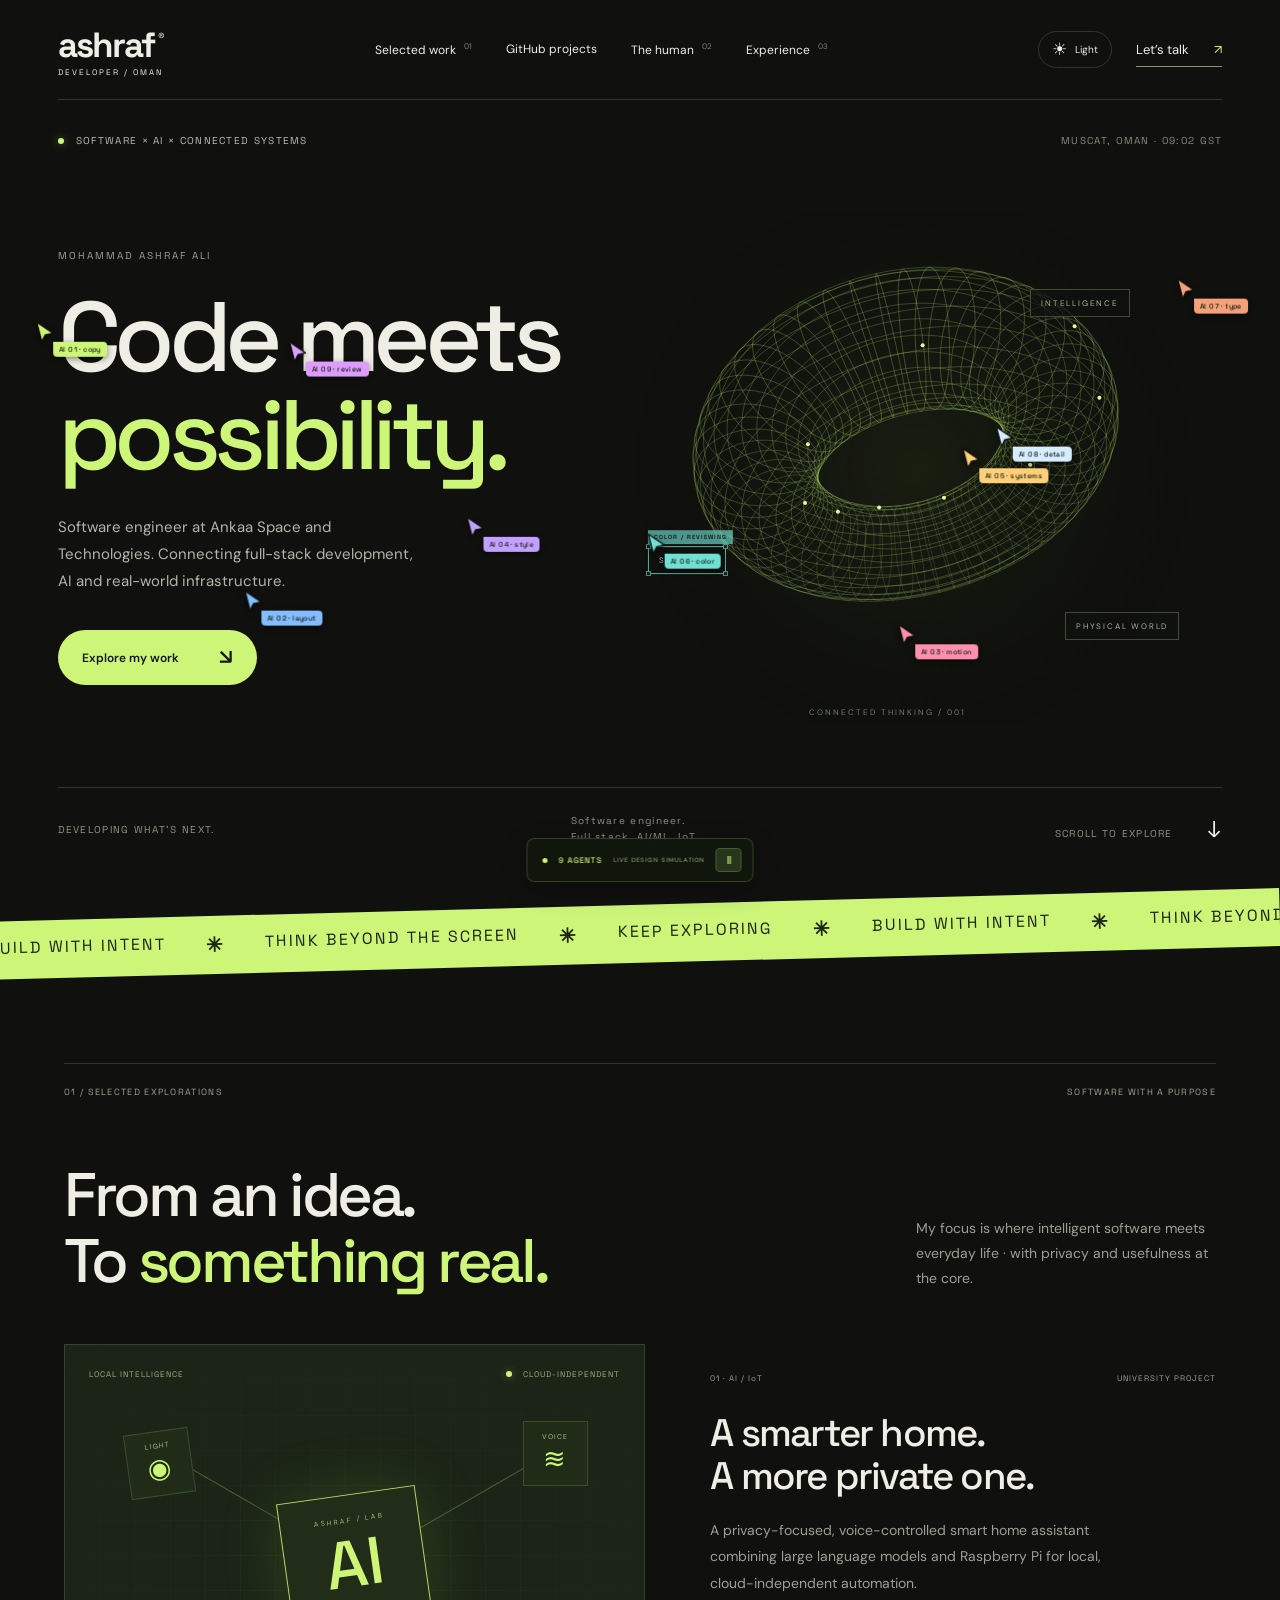
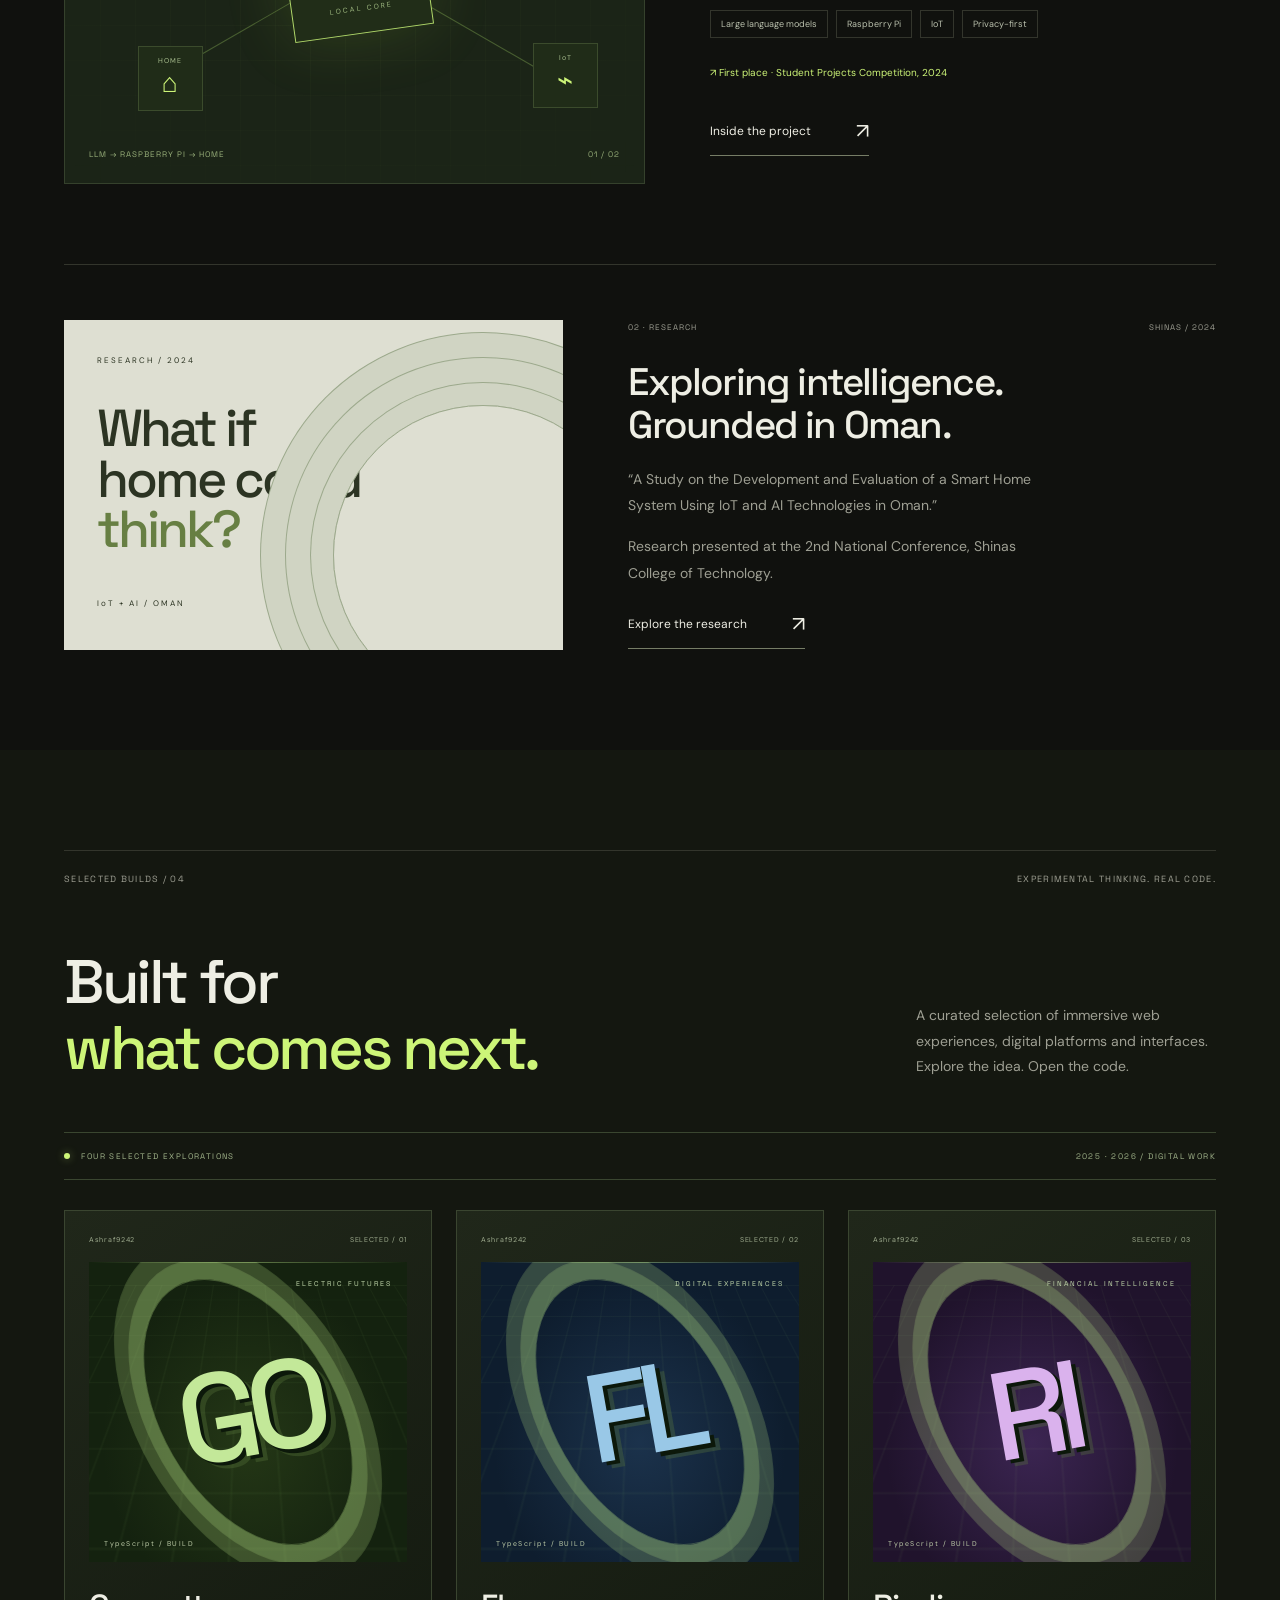
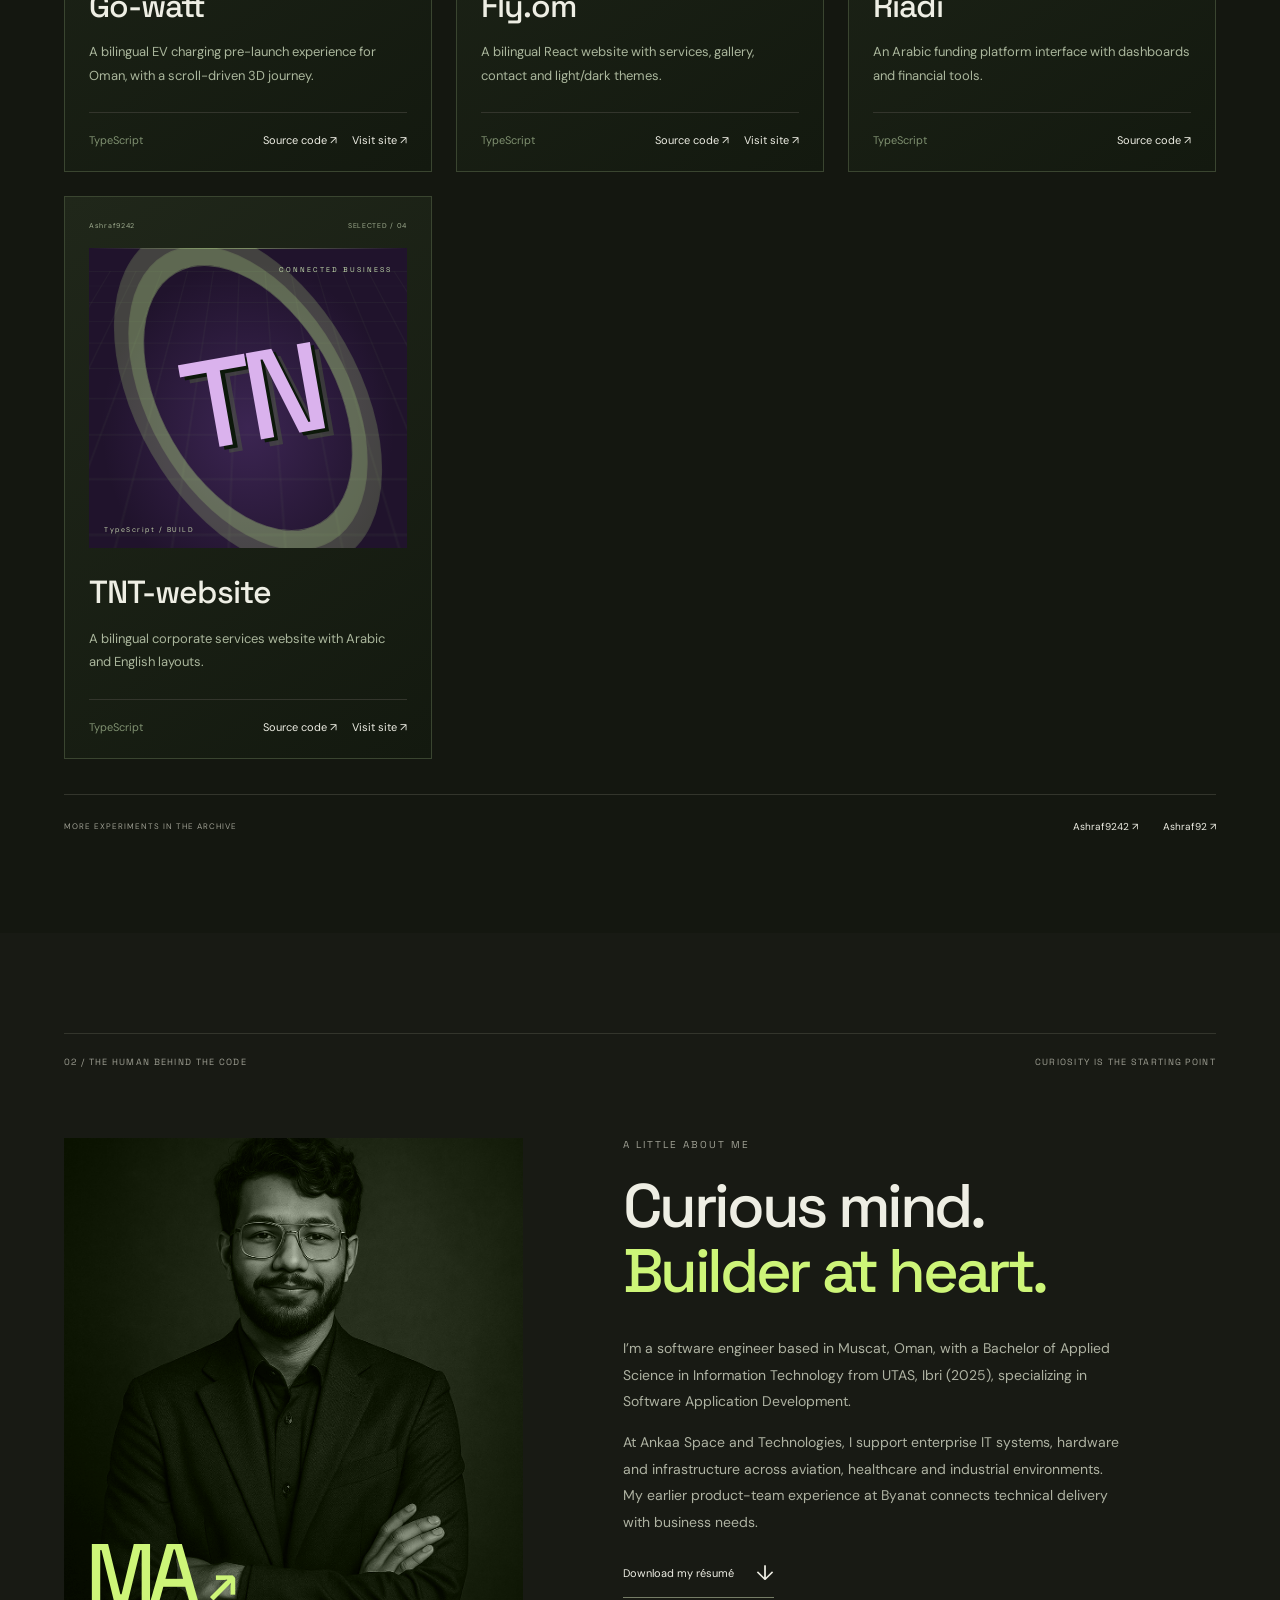
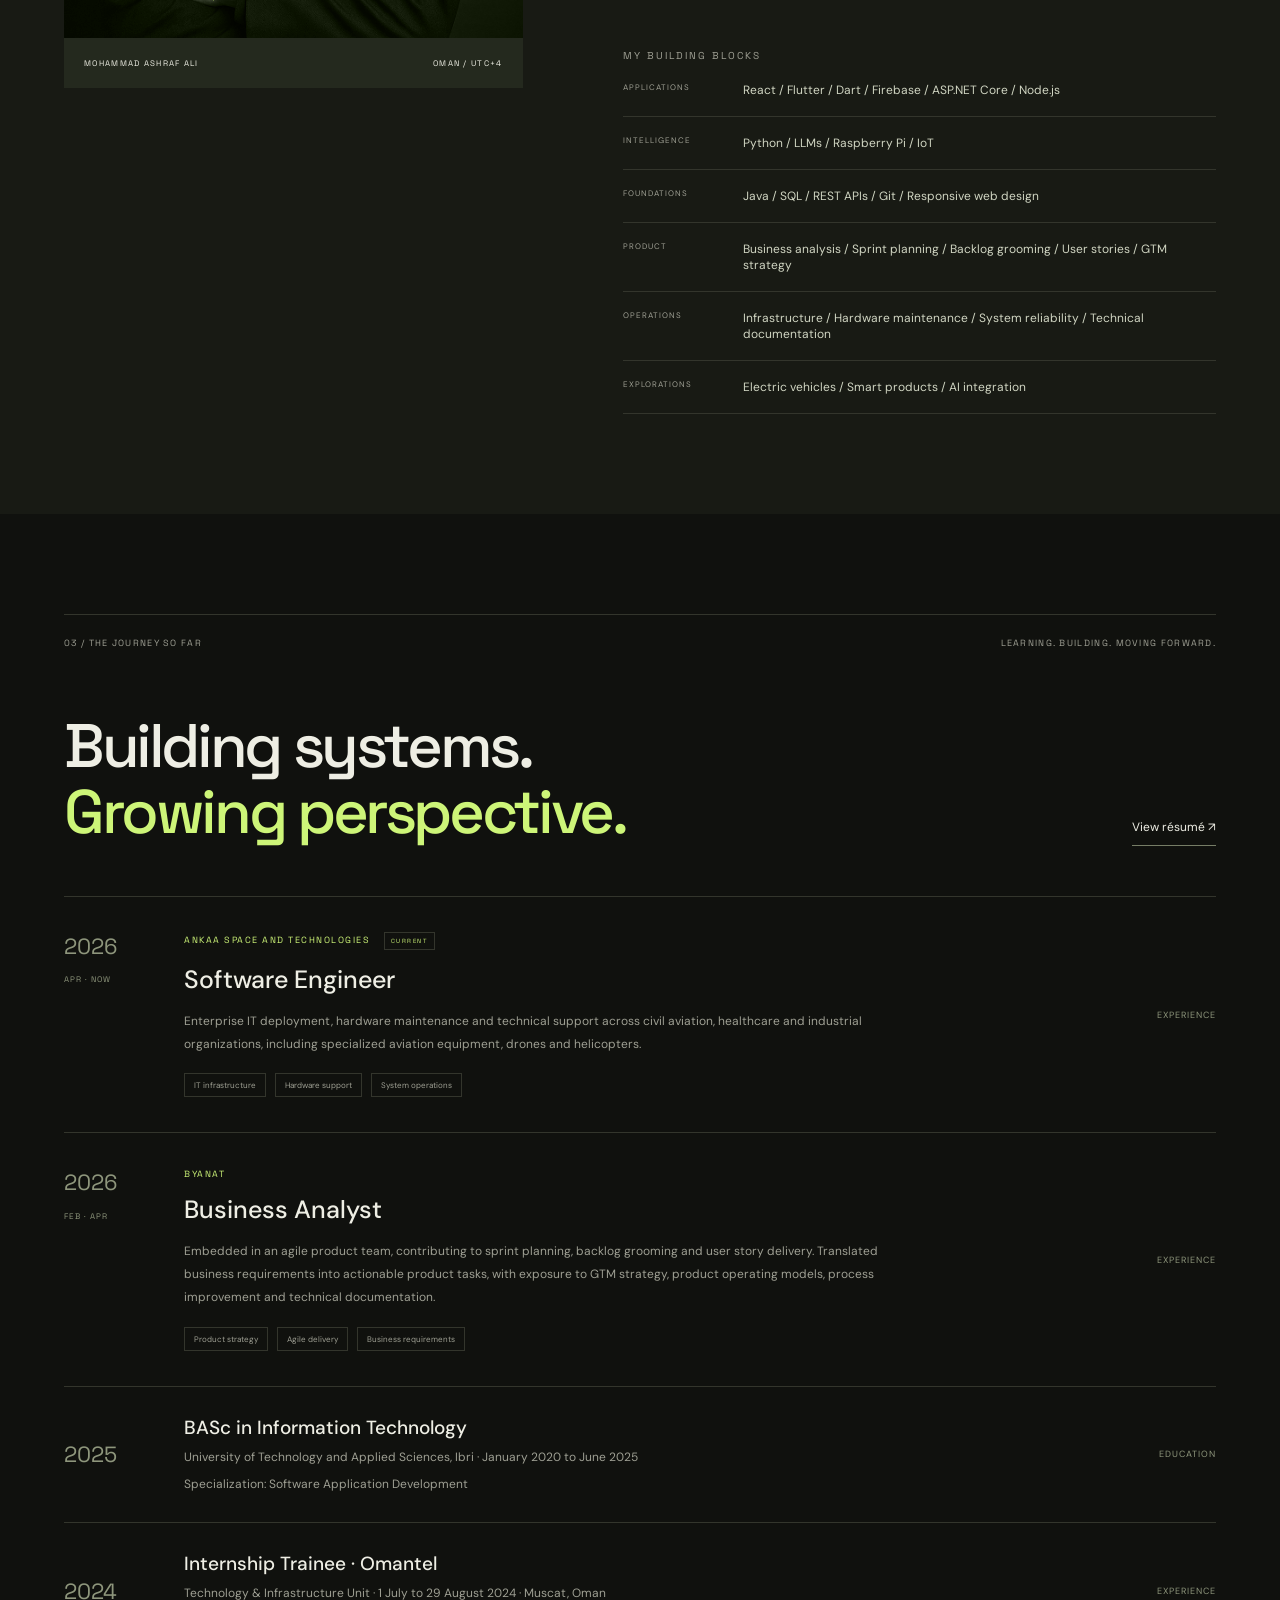
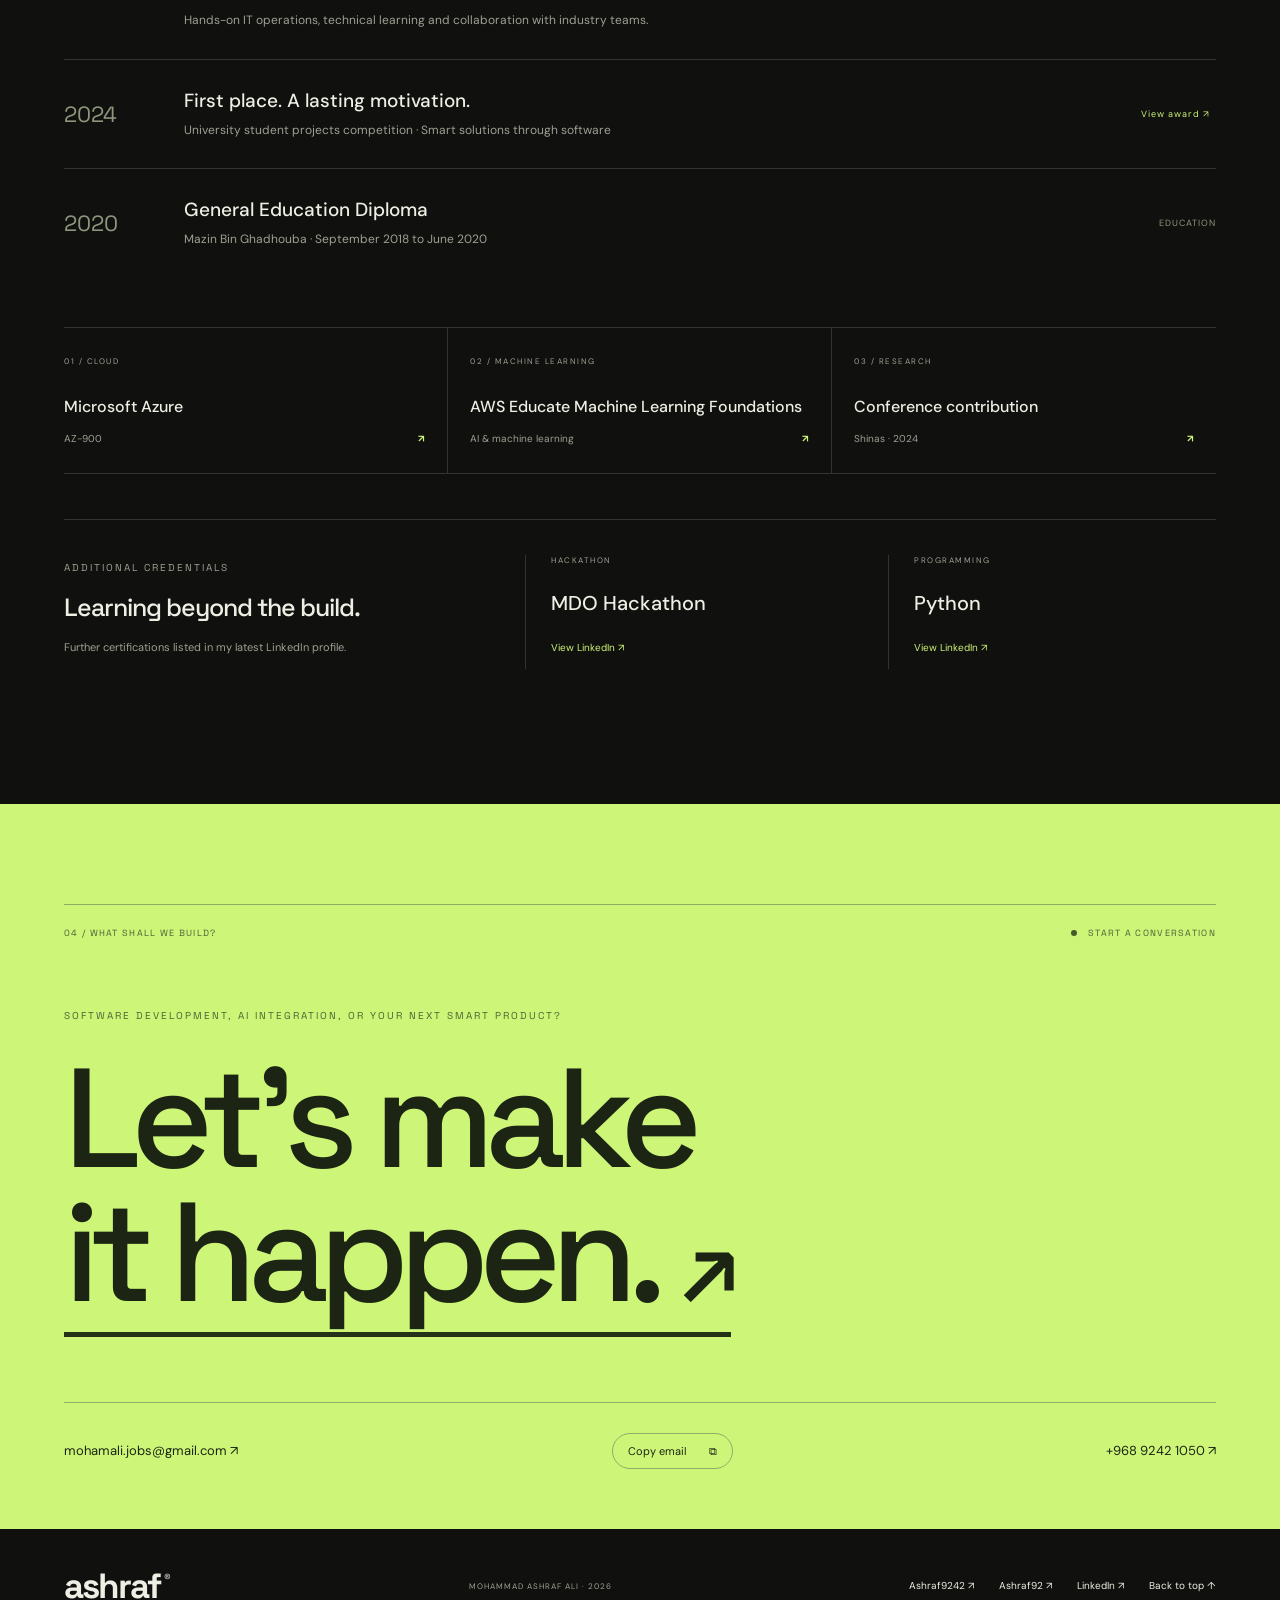
<file: index.html>
<!doctype html>
<html lang="en"><head><meta charset="utf-8"><meta name="viewport" content="width=device-width,initial-scale=1"><meta name="description" content="Mohammad Ashraf Ali · software developer exploring the intersection of AI, connected devices and thoughtful applications. Based in Oman."><meta name="theme-color" content="#10110e"><title>Mohammad Ashraf Ali · Code meets possibility.</title><script src="theme.js"></script><link rel="stylesheet" href="style.css"><link rel="stylesheet" href="light.css"><link rel="stylesheet" href="profile.css"><link rel="stylesheet" href="mobile.css"></head>
<body><a class="skip" href="#main">Skip to content</a><div class="progress" aria-hidden="true"></div>
<header><a href="#" class="brand" aria-label="Ashraf home">ashraf<span>®</span><small>DEVELOPER / OMAN</small></a><nav id="site-navigation" aria-label="Main navigation"><a href="#work">Selected work <sup>01</sup></a><a href="#repositories">GitHub projects</a><a href="#about">The human <sup>02</sup></a><a href="#credentials">Experience <sup>03</sup></a><a class="menu-only" href="#contact">Contact</a><a class="menu-only" href="assets/resume.pdf" download>Download CV ↓</a></nav><div class="header-actions"><button class="menu-toggle" type="button" aria-expanded="false" aria-controls="site-navigation" aria-label="Open navigation menu"><span aria-hidden="true">☰</span></button><button id="theme-toggle" type="button" aria-label="Switch to light mode"><span class="theme-icon" aria-hidden="true">☀</span><span class="theme-label">Light</span></button><a class="contact-link" href="#contact">Let’s talk <span>↗</span></a></div></header>
<main id="main"><section class="hero" id="home"><div class="hero-top"><span><i class="dot"></i> SOFTWARE × AI × CONNECTED SYSTEMS</span><span class="coords">MUSCAT, OMAN · <time id="clock">UTC+04:00</time></span></div><div class="hero-layout"><div class="hero-copy"><p class="eyebrow">MOHAMMAD ASHRAF ALI</p><h1>Code meets<br><em>possibility.</em></h1><p class="intro">Software engineer at Ankaa Space and Technologies. Connecting full-stack development, AI and real-world infrastructure.</p><a class="pill" href="#work">Explore my work <span>↘</span></a></div><div class="orb-stage" aria-hidden="true"><canvas id="orb"></canvas><span class="orb-tag t1">INTELLIGENCE</span><span class="orb-tag t2">SOFTWARE</span><span class="orb-tag t3">PHYSICAL WORLD</span><span class="orb-caption">CONNECTED THINKING / 001</span></div></div><div class="hero-bottom"><span>DEVELOPING WHAT’S NEXT.</span><p>Software engineer.<br>Full stack. AI/ML. IoT.</p><a href="#work">SCROLL TO EXPLORE <span>↓</span></a></div></section>
<div class="ticker" aria-hidden="true"><div>BUILD WITH INTENT <b>✳</b> THINK BEYOND THE SCREEN <b>✳</b> KEEP EXPLORING <b>✳</b> BUILD WITH INTENT <b>✳</b> THINK BEYOND THE SCREEN <b>✳</b> KEEP EXPLORING <b>✳</b></div></div>
<section id="work" class="section work"><div class="section-label"><span>01 / SELECTED EXPLORATIONS</span><span>SOFTWARE WITH A PURPOSE</span></div><div class="section-heading reveal"><h2>From an idea.<br>To <em>something real.</em></h2><p>My focus is where intelligent software meets everyday life · with privacy and usefulness at the core.</p></div>
<article class="feature reveal"><div class="system-art"><div class="art-grid"></div><div class="system-top"><span>LOCAL INTELLIGENCE</span><span><i class="dot"></i> CLOUD-INDEPENDENT</span></div><div class="home-network" aria-hidden="true"><span class="device d1">LIGHT<br><b>◉</b></span><span class="device d2">VOICE<br><b>≋</b></span><div class="core"><span>ASHRAF / LAB</span><strong>AI</strong><small>LOCAL CORE</small></div><span class="device d3">HOME<br><b>⌂</b></span><span class="device d4">IoT<br><b>⌁</b></span><div class="network-line n1"></div><div class="network-line n2"></div></div><div class="system-bottom"><span>LLM → RASPBERRY PI → HOME</span><span>01 / 02</span></div></div><div class="project-info"><div class="project-meta"><span>01 · AI / IoT</span><span>UNIVERSITY PROJECT</span></div><h3>A smarter home.<br>A more private one.</h3><p>A privacy-focused, voice-controlled smart home assistant combining large language models and Raspberry Pi for local, cloud-independent automation.</p><div class="tags"><span>Large language models</span><span>Raspberry Pi</span><span>IoT</span><span>Privacy-first</span></div><p class="award-note">↗ First place · Student Projects Competition, 2024</p><button class="text-link" data-project="home">Inside the project <span>↗</span></button></div></article>
<article class="research-row reveal"><div class="research-art" aria-hidden="true"><span class="paper-index">RESEARCH / 2024</span><div class="paper-lines"></div><strong>What if<br>home could<br><em>think?</em></strong><span class="paper-bottom">IoT + AI / OMAN</span></div><div class="project-info"><div class="project-meta"><span>02 · RESEARCH</span><span>SHINAS / 2024</span></div><h3>Exploring intelligence.<br>Grounded in Oman.</h3><p>“A Study on the Development and Evaluation of a Smart Home System Using IoT and AI Technologies in Oman.”</p><p class="subtle">Research presented at the 2nd National Conference, Shinas College of Technology.</p><button class="text-link" data-project="research">Explore the research <span>↗</span></button></div></article></section>
<section id="repositories" class="section repositories"><div class="section-label"><span>SELECTED BUILDS / 04</span><span>EXPERIMENTAL THINKING. REAL CODE.</span></div><div class="section-heading repo-heading"><h2>Built for<br><em>what comes next.</em></h2><p>A curated selection of immersive web experiences, digital platforms and interfaces. Explore the idea. Open the code.</p></div><div class="curated-bar"><span><i class="dot"></i> FOUR SELECTED EXPLORATIONS</span><span>2025 · 2026 / DIGITAL WORK</span></div><div class="repo-grid curated-grid"><article class="repo-card repo-featured" data-owner="ashraf9242" data-fork="false"><div class="repo-card-meta"><span>Ashraf9242</span><span>SELECTED / 01</span></div><div class="repo-visual visual-0" aria-hidden="true"><span>GO</span><div class="repo-orbit"></div><div class="project-scan"></div><span class="project-concept">ELECTRIC FUTURES</span><small>TypeScript / BUILD</small></div><h3>Go-watt</h3><p>A bilingual EV charging pre-launch experience for Oman, with a scroll-driven 3D journey.</p><div class="repo-card-bottom"><span class="repo-language">TypeScript</span><a href="https://github.com/Ashraf9242/Go-watt" target="_blank" rel="noopener">Source code ↗</a><a href="https://go-watt.vercel.app" target="_blank" rel="noopener">Visit site ↗</a></div></article><article class="repo-card repo-featured" data-owner="ashraf9242" data-fork="false"><div class="repo-card-meta"><span>Ashraf9242</span><span>SELECTED / 02</span></div><div class="repo-visual visual-1" aria-hidden="true"><span>FL</span><div class="repo-orbit"></div><div class="project-scan"></div><span class="project-concept">DIGITAL EXPERIENCES</span><small>TypeScript / BUILD</small></div><h3>Fly.om</h3><p>A bilingual React website with services, gallery, contact and light/dark themes.</p><div class="repo-card-bottom"><span class="repo-language">TypeScript</span><a href="https://github.com/Ashraf9242/Fly.om" target="_blank" rel="noopener">Source code ↗</a><a href="https://fly-om.vercel.app" target="_blank" rel="noopener">Visit site ↗</a></div></article><article class="repo-card repo-featured" data-owner="ashraf9242" data-fork="false"><div class="repo-card-meta"><span>Ashraf9242</span><span>SELECTED / 03</span></div><div class="repo-visual visual-2" aria-hidden="true"><span>RI</span><div class="repo-orbit"></div><div class="project-scan"></div><span class="project-concept">FINANCIAL INTELLIGENCE</span><small>TypeScript / BUILD</small></div><h3>Riadi</h3><p>An Arabic funding platform interface with dashboards and financial tools.</p><div class="repo-card-bottom"><span class="repo-language">TypeScript</span><a href="https://github.com/Ashraf9242/Riadi" target="_blank" rel="noopener">Source code ↗</a></div></article><article class="repo-card repo-featured" data-owner="ashraf9242" data-fork="false"><div class="repo-card-meta"><span>Ashraf9242</span><span>SELECTED / 04</span></div><div class="repo-visual visual-2" aria-hidden="true"><span>TN</span><div class="repo-orbit"></div><div class="project-scan"></div><span class="project-concept">CONNECTED BUSINESS</span><small>TypeScript / BUILD</small></div><h3>TNT-website</h3><p>A bilingual corporate services website with Arabic and English layouts.</p><div class="repo-card-bottom"><span class="repo-language">TypeScript</span><a href="https://github.com/Ashraf9242/TNT-website" target="_blank" rel="noopener">Source code ↗</a><a href="https://tnt-website-bay.vercel.app" target="_blank" rel="noopener">Visit site ↗</a></div></article></div><div class="archive-links"><span>MORE EXPERIMENTS IN THE ARCHIVE</span><a href="https://github.com/Ashraf9242" target="_blank" rel="noopener">Ashraf9242 ↗</a><a href="https://github.com/Ashraf92" target="_blank" rel="noopener">Ashraf92 ↗</a></div></section><section id="about" class="section about"><div class="section-label"><span>02 / THE HUMAN BEHIND THE CODE</span><span>CURIOSITY IS THE STARTING POINT</span></div><div class="about-layout"><div class="portrait-wrap reveal"><img src="assets/ashraf.png" alt="Mohammad Ashraf Ali" loading="lazy"><span class="portrait-mark">MA<span>↗</span></span><div class="portrait-caption"><span>MOHAMMAD ASHRAF ALI</span><span>OMAN / UTC+4</span></div></div><div class="about-copy reveal"><p class="eyebrow">A LITTLE ABOUT ME</p><h2>Curious mind.<br><em>Builder at heart.</em></h2><p>I’m a software engineer based in Muscat, Oman, with a Bachelor of Applied Science in Information Technology from UTAS, Ibri (2025), specializing in Software Application Development.</p><p>At Ankaa Space and Technologies, I support enterprise IT systems, hardware and infrastructure across aviation, healthcare and industrial environments. My earlier product-team experience at Byanat connects technical delivery with business needs.</p><div class="profile-downloads"><a class="text-link" href="assets/resume.pdf" download>Download my résumé <span>↓</span></a></div><div class="toolbox"><span class="eyebrow">MY BUILDING BLOCKS</span><div class="skill-row"><span>APPLICATIONS</span><p>React / Flutter / Dart / Firebase / ASP.NET Core / Node.js</p></div><div class="skill-row"><span>INTELLIGENCE</span><p>Python / LLMs / Raspberry Pi / IoT</p></div><div class="skill-row"><span>FOUNDATIONS</span><p>Java / SQL / REST APIs / Git / Responsive web design</p></div><div class="skill-row"><span>PRODUCT</span><p>Business analysis / Sprint planning / Backlog grooming / User stories / GTM strategy</p></div><div class="skill-row"><span>OPERATIONS</span><p>Infrastructure / Hardware maintenance / System reliability / Technical documentation</p></div><div class="skill-row"><span>EXPLORATIONS</span><p>Electric vehicles / Smart products / AI integration</p></div></div></div></div></section>
<section id="credentials" class="section credentials"><div class="section-label"><span>03 / THE JOURNEY SO FAR</span><span>LEARNING. BUILDING. MOVING FORWARD.</span></div><div class="section-heading reveal"><h2>Building systems.<br><em>Growing perspective.</em></h2><a class="text-link" href="assets/resume.pdf" target="_blank" rel="noopener">View résumé ↗</a></div><div class="milestone professional-role reveal"><span>2026<br><small>APR · NOW</small></span><div><p class="role-company">ANKAA SPACE AND TECHNOLOGIES <span class="current-role">CURRENT</span></p><h3>Software Engineer</h3><p>Enterprise IT deployment, hardware maintenance and technical support across civil aviation, healthcare and industrial organizations, including specialized aviation equipment, drones and helicopters.</p><div class="role-tags"><span>IT infrastructure</span><span>Hardware support</span><span>System operations</span></div></div><span class="milestone-type">EXPERIENCE</span></div><div class="milestone professional-role reveal"><span>2026<br><small>FEB · APR</small></span><div><p class="role-company">BYANAT</p><h3>Business Analyst</h3><p>Embedded in an agile product team, contributing to sprint planning, backlog grooming and user story delivery. Translated business requirements into actionable product tasks, with exposure to GTM strategy, product operating models, process improvement and technical documentation.</p><div class="role-tags"><span>Product strategy</span><span>Agile delivery</span><span>Business requirements</span></div></div><span class="milestone-type">EXPERIENCE</span></div><div class="milestone reveal"><span>2025</span><div><h3>BASc in Information Technology</h3><p>University of Technology and Applied Sciences, Ibri · January 2020 to June 2025</p><p>Specialization: Software Application Development</p></div><span class="milestone-type">EDUCATION</span></div><div class="milestone reveal"><span>2024</span><div><h3>Internship Trainee · Omantel</h3><p>Technology &amp; Infrastructure Unit · 1 July to 29 August 2024 · Muscat, Oman</p><p>Hands-on IT operations, technical learning and collaboration with industry teams.</p></div><span class="milestone-type">EXPERIENCE</span></div><div class="milestone reveal"><span>2024</span><div><h3>First place. A lasting motivation.</h3><p>University student projects competition · Smart solutions through software</p></div><button data-certificate="award" class="certificate-link">View award ↗</button></div><div class="milestone reveal"><span>2020</span><div><h3>General Education Diploma</h3><p>Mazin Bin Ghadhouba · September 2018 to June 2020</p></div><span class="milestone-type">EDUCATION</span></div><div class="cert-strip"><button data-certificate="azure"><span>01 / CLOUD</span><strong>Microsoft Azure</strong><small>AZ-900 <b>↗</b></small></button><button data-certificate="aws"><span>02 / MACHINE LEARNING</span><strong>AWS Educate Machine Learning Foundations</strong><small>AI & machine learning <b>↗</b></small></button><button data-certificate="research"><span>03 / RESEARCH</span><strong>Conference contribution</strong><small>Shinas · 2024 <b>↗</b></small></button></div><div class="profile-credentials"><div><span class="eyebrow">ADDITIONAL CREDENTIALS</span><h3>Learning beyond the build.</h3><p>Further certifications listed in my latest LinkedIn profile.</p></div><a href="https://www.linkedin.com/in/asali1" target="_blank" rel="noopener"><span>HACKATHON</span><strong>MDO Hackathon</strong><small>View LinkedIn ↗</small></a><a href="https://www.linkedin.com/in/asali1" target="_blank" rel="noopener"><span>PROGRAMMING</span><strong>Python</strong><small>View LinkedIn ↗</small></a></div></section>
<section class="contact section" id="contact"><div class="section-label"><span>04 / WHAT SHALL WE BUILD?</span><span><i class="dot"></i> START A CONVERSATION</span></div><p class="eyebrow reveal">SOFTWARE DEVELOPMENT, AI INTEGRATION, OR YOUR NEXT SMART PRODUCT?</p><h2 class="reveal">Let’s make<br><a href="mailto:mohamali.jobs@gmail.com">it happen. <span>↗</span></a></h2><div class="contact-bottom"><a href="mailto:mohamali.jobs@gmail.com">mohamali.jobs@gmail.com ↗</a><button id="copy-email">Copy email <span>⧉</span></button><a href="tel:+96892421050">+968 9242 1050 ↗</a></div></section></main><footer><a href="#" class="brand">ashraf<span>®</span></a><p>MOHAMMAD ASHRAF ALI · <span id="year">2026</span></p><div><a href="https://github.com/Ashraf9242" target="_blank" rel="noopener">Ashraf9242 ↗</a><a href="https://github.com/Ashraf92" target="_blank" rel="noopener">Ashraf92 ↗</a><a href="https://www.linkedin.com/in/asali1" target="_blank" rel="noopener">LinkedIn ↗</a><a href="#home">Back to top ↑</a></div></footer>
<dialog id="detail"><button class="close" aria-label="Close dialog">×</button><div id="dialog-content"></div></dialog><div id="toast" role="status"></div><script src="app.js"></script><script src="live-design.js"></script><script src="mobile.js"></script></body></html>
</file>
<file: style.css>
@import url('https://fonts.googleapis.com/css2?family=DM+Sans:wght@400;450;500;600;700&family=Space+Grotesk:wght@400;500;600;700&display=swap');
html,body{overflow-x:clip}
.agent-crew{position:fixed;inset:0;z-index:16;pointer-events:none;overflow:hidden;transition:opacity .2s}.agent-crew *{pointer-events:none}.crew-agent{--design-color:#cdf578}.crew-agent .design-pointer>span{font-size:7px;letter-spacing:.4px;padding:4px 6px}.crew-agent .design-frame>span{font-size:6px;top:-17px;padding:4px 6px}.crew-agent .design-frame{opacity:0}.crew-badge{position:fixed;bottom:18px;left:50%;transform:translateX(-50%);z-index:17;display:flex;align-items:center;gap:11px;padding:9px 11px 9px 15px;border:1px solid #798f5555;background:#12180ee8;backdrop-filter:blur(16px);border-radius:8px;box-shadow:0 8px 25px #0004;white-space:nowrap}.crew-badge>b{font:500 8px 'Space Grotesk',sans-serif;letter-spacing:1px;color:var(--lime)}.crew-badge>span:not(.crew-pulse){font-size:6px;letter-spacing:1px;color:#a4b98a}.crew-badge>button{border:1px solid #485b34;background:#26351b;color:var(--lime);border-radius:4px;min-width:26px;height:24px;font-size:11px}.crew-pulse{width:5px;height:5px;background:var(--lime);border-radius:50%;animation:crewPulse 1.6s ease infinite}.crew-badge.is-paused .crew-pulse{animation:none;background:#7a876b}.crew-badge[hidden]{display:none}.agent-colored{color:var(--agent-tint)!important;transition:color .35s,filter .35s;filter:brightness(1.12)}.agent-tuning{animation:agentRefine 1.8s ease-in-out infinite}@keyframes agentRefine{50%{filter:brightness(1.16);opacity:.8}}@keyframes crewPulse{50%{opacity:.4;box-shadow:0 0 0 4px #cdf57811}}.curated-bar{display:flex;justify-content:space-between;gap:20px;margin:0 0 30px;padding:18px 0;border-top:1px solid #3a4630;border-bottom:1px solid #3a4630;font:400 8px 'Space Grotesk',sans-serif;letter-spacing:1.4px;color:#a2b58b}.curated-grid{grid-template-columns:repeat(2,minmax(0,1fr));gap:30px}.curated-grid .repo-card{padding:24px;background:linear-gradient(145deg,#20271a,#13190f);border-color:#3a4530}.curated-grid .repo-visual{height:300px;background:radial-gradient(ellipse at 50% 60%,#54752b40,transparent 65%),#14220f;isolation:isolate}.curated-grid .repo-visual>span:first-child{font-size:125px;letter-spacing:-12px;transform:rotate(-10deg);text-shadow:4px 4px 0 #0c180a,8px 8px 0 #59793c55}.curated-grid .repo-visual:before{content:'';position:absolute;inset:0;background-image:linear-gradient(#baff8409 1px,transparent 1px),linear-gradient(90deg,#baff8409 1px,transparent 1px);background-size:25px 25px;transform:perspective(250px) rotateX(35deg) scale(1.6);z-index:-1}.curated-grid .repo-orbit{width:290px;height:290px;animation:projectOrbit 18s linear infinite}.curated-grid .visual-1{background:radial-gradient(ellipse at 50% 60%,#31557d60,transparent 65%),#0e1d2e}.curated-grid .visual-2{background:radial-gradient(ellipse at 50% 60%,#69439160,transparent 65%),#20132c}.curated-grid .visual-3{background:radial-gradient(ellipse at 50% 60%,#93533260,transparent 65%),#28190f}.project-scan{position:absolute;left:0;right:0;top:0;height:1px;background:linear-gradient(90deg,transparent,#d3ff9b66,transparent);animation:projectScan 5s linear infinite}.curated-grid .repo-visual .project-concept{position:absolute;right:15px;top:17px;font:400 7px 'Space Grotesk',sans-serif;letter-spacing:2px;color:#c2d8ac;transform:none}.curated-grid .repo-card h3{font-size:32px;letter-spacing:-1px}.curated-grid .repo-card>p{min-height:52px;font-size:13px;max-width:390px}.curated-grid .repo-card-bottom{font-size:11px;padding-top:20px}.archive-links{display:flex;align-items:center;gap:25px;margin-top:35px;padding-top:25px;border-top:1px solid var(--line);font-size:10px}.archive-links>span{margin-right:auto;color:var(--muted);font-size:8px;letter-spacing:1px}@keyframes projectOrbit{to{transform:rotate(330deg) scaleX(.6)}}@keyframes projectScan{to{translate:0 300px}}@media(max-width:650px){.curated-grid{grid-template-columns:1fr}.curated-grid .repo-card{padding:18px}.curated-grid .repo-visual{height:260px}.curated-bar{font-size:6px;line-height:1.7}.curated-bar>span:last-child{text-align:right}.archive-links{flex-wrap:wrap;gap:20px}.archive-links>span{width:100%}.crew-agent .design-pointer>span{font-size:5px;padding:3px 4px}.crew-agent .design-pointer>svg{width:14px;height:18px}.crew-agent .design-frame>span{font-size:5px}.crew-badge{bottom:10px;padding:7px 8px 7px 10px;gap:8px}.crew-badge>span:not(.crew-pulse){font-size:5px}}@media(prefers-reduced-motion:reduce){.agent-crew,.crew-badge{display:none}.agent-tuning{animation:none}}
.design-performance{position:fixed;inset:0;z-index:16;pointer-events:none;overflow:hidden;opacity:0;transition:opacity .25s;--design-color:#cdf578}.design-performance *{pointer-events:none}.design-performance.is-active{opacity:1}.design-frame{position:absolute;left:0;top:0;border:1px solid var(--design-color);will-change:transform;opacity:.8}.design-frame>i{position:absolute;width:5px;height:5px;border:1px solid var(--design-color);background:var(--bg)}.design-frame>i:nth-child(1){left:-3px;top:-3px}.design-frame>i:nth-child(2){right:-3px;top:-3px}.design-frame>i:nth-child(3){left:-3px;bottom:-3px}.design-frame>i:nth-child(4){right:-3px;bottom:-3px}.design-frame>span{position:absolute;top:-20px;left:-1px;background:var(--design-color);color:#172010;padding:4px 7px;font:600 7px/1 'Space Grotesk',sans-serif;letter-spacing:1px;white-space:nowrap}.design-pointer{position:absolute;left:0;top:0;color:var(--design-color);will-change:transform;filter:drop-shadow(0 2px 3px #0007)}.design-pointer>span{position:absolute;left:18px;top:22px;background:var(--design-color);color:#172010;white-space:nowrap;padding:5px 8px;border-radius:0 4px 4px;font:500 9px/1 'Space Grotesk',sans-serif}.design-caret{position:absolute;left:0;top:0;width:2px;background:var(--design-color);will-change:transform;opacity:0}.design-text{position:relative}.design-ghost{display:block;visibility:hidden}.design-live{position:absolute;inset:0;display:block}.design-done .design-live{position:relative}.design-done .design-ghost{display:none}.repositories{background:#141710}.repo-filters{display:flex;align-items:center;gap:12px;margin-bottom:30px;flex-wrap:wrap}.repo-filters button{background:transparent;border:1px solid #48513b;border-radius:30px;padding:12px 18px;font-size:11px;color:#b0bba1}.repo-filters button.active{background:var(--lime);border-color:var(--lime);color:#182310}.repo-filters button>span{margin-left:15px;font-size:9px;opacity:.65}.repo-filters p{margin:0 0 0 auto;font-size:10px;color:var(--muted)}.repo-grid{display:grid;grid-template-columns:repeat(3,minmax(0,1fr));gap:24px}.repo-card{border:1px solid var(--line);padding:18px;background:#191e14;min-width:0;transition:border-color .2s,transform .2s}.repo-card:hover{border-color:#7c9a54;transform:translateY(-4px)}.repo-card[hidden]{display:none}.repo-card-meta{display:flex;justify-content:space-between;gap:12px;font-size:7px;color:#a0ad90;letter-spacing:.7px}.repo-visual{height:180px;margin:18px 0 25px;background:#29371f;position:relative;overflow:hidden;display:flex;align-items:center;justify-content:center}.repo-visual>span{font:500 85px 'Space Grotesk',sans-serif;letter-spacing:-8px;color:#c3e899;z-index:1;transform:rotate(-8deg)}.repo-visual small{position:absolute;bottom:14px;left:15px;font-size:7px;letter-spacing:1.5px;color:#bfcea9;z-index:1}.repo-orbit{position:absolute;width:200px;height:200px;border:1px solid #b7e2874d;border-radius:50%;transform:rotate(-30deg) scaleX(.6);box-shadow:0 0 0 20px #a9d77b0a,0 0 0 21px #b7e28733,0 0 0 40px #a9d77b0a,0 0 0 41px #b7e28733}.visual-1{background:#1c2d3a}.visual-1>span{color:#99c8e7}.visual-2{background:#302039}.visual-2>span{color:#dab2ed}.visual-3{background:#382c20}.visual-3>span{color:#edc398}.repo-card h3{font:500 23px/1.2 'Space Grotesk',sans-serif;letter-spacing:-.7px;margin:0 0 15px;overflow-wrap:anywhere}.repo-card>p{font-size:12px;line-height:1.8;color:#aab69c;min-height:85px;margin:0 0 20px}.repo-card-bottom{border-top:1px solid var(--line);padding-top:15px;display:flex;gap:15px;align-items:center;flex-wrap:wrap;font-size:9px}.repo-language{color:#7f9070;margin-right:auto}.repo-card-bottom a:hover{color:var(--lime)}.repo-note{font-size:10px;color:var(--muted);margin:30px 0 0;line-height:1.8}@media(max-width:1000px){.repo-grid{grid-template-columns:repeat(2,minmax(0,1fr))}nav{gap:13px;font-size:10px}}@media(max-width:650px){.repo-grid{grid-template-columns:1fr}.repo-filters{gap:8px}.repo-filters button{padding:10px 12px;font-size:10px}.repo-filters p{width:100%;margin:10px 0}.repo-visual{height:210px}.repo-card>p{min-height:0}.design-pointer>span{font-size:7px;padding:4px 5px}.design-pointer>svg{width:18px;height:22px}}@media(prefers-reduced-motion:reduce){.design-performance{display:none}.design-live{position:relative}.design-ghost{display:none}}
.scroll-cursors{position:fixed;inset:0;z-index:15;pointer-events:none!important;overflow:hidden;opacity:0;transition:opacity .2s;contain:strict}.scroll-cursors *{pointer-events:none!important}.scroll-cursor{position:absolute;left:0;top:0;will-change:transform;color:var(--cursor-color);filter:drop-shadow(0 2px 3px #0007)}.scroll-cursor svg{display:block;position:relative;z-index:2}.scroll-cursor span{position:absolute;top:22px;left:15px;background:var(--cursor-color);color:#111810;padding:3px 6px;font:600 7px/1.2 'Space Grotesk',sans-serif;letter-spacing:.7px;border-radius:0 3px 3px}.scroll-cursor i{position:absolute;left:4px;top:7px;height:1px;width:22px;background:linear-gradient(90deg,var(--cursor-color),transparent);transform-origin:left center;opacity:.5}.cursor-selection{position:absolute;left:0;top:0;border:1px solid var(--cursor-color);will-change:transform;opacity:0}.cursor-selection i{position:absolute;width:5px;height:5px;background:var(--bg);border:1px solid var(--cursor-color)}.cursor-selection i:nth-child(1){left:-3px;top:-3px}.cursor-selection i:nth-child(2){right:-3px;top:-3px}.cursor-selection i:nth-child(3){left:-3px;bottom:-3px}.cursor-selection i:nth-child(4){right:-3px;bottom:-3px}@media(prefers-reduced-motion:reduce){.scroll-cursors{display:none}}@media(max-width:650px){.scroll-cursor span{font-size:6px}.scroll-cursor svg{width:16px;height:20px}}
:root{--bg:#10110e;--paper:#eeeee4;--lime:#cdf578;--muted:#9e9f93;--line:#33352c}*{box-sizing:border-box}html{scroll-behavior:smooth;scroll-padding-top:90px}body{margin:0;background:var(--bg);color:var(--paper);font-family:'DM Sans',Arial,sans-serif;-webkit-font-smoothing:antialiased}a{color:inherit;text-decoration:none}button{font:inherit;color:inherit;cursor:pointer}button,a{-webkit-tap-highlight-color:transparent}button:focus-visible,a:focus-visible{outline:2px solid var(--lime);outline-offset:7px}::selection{background:var(--lime);color:var(--bg)}.skip{position:fixed;top:-100px;background:var(--lime);color:#111;padding:15px;z-index:50}.skip:focus{top:0}.progress{height:2px;background:var(--lime);position:fixed;left:0;top:0;width:0;z-index:30}header{height:100px;display:flex;align-items:center;justify-content:space-between;margin:0 4.5%;border-bottom:1px solid var(--line);gap:25px}.brand{font-family:'Space Grotesk',Arial,sans-serif;font-size:35px;letter-spacing:-2px;font-weight:700}.brand>span{font-size:13px;vertical-align:top;display:inline-block;margin:6px 0 0 4px;letter-spacing:0}.brand small{display:block;font-size:8px;letter-spacing:2px;margin-top:0;font-weight:400}nav{display:flex;gap:34px;font-size:12px}nav sup{color:#7a7d6d;font-size:8px;margin-left:5px}.contact-link{font-size:13px;border-bottom:1px solid #8e917e;padding:8px 0}.contact-link span{margin-left:22px;color:var(--lime)}.hero{padding:34px 4.5% 0;overflow:hidden}.hero-top,.hero-bottom,.section-label,.project-meta,.system-top,.system-bottom,.portrait-caption{display:flex;align-items:center;justify-content:space-between;font-family:'Space Grotesk',Arial,sans-serif;font-size:10px;letter-spacing:1.3px}.hero-top{color:#b9bbae}.dot{display:inline-block;width:6px;height:6px;background:var(--lime);border-radius:50%;margin-right:8px;box-shadow:0 0 9px #cdf57866}.coords{color:#868a7a}.hero-layout{display:grid;grid-template-columns:1.25fr 1fr;align-items:center;min-height:640px;position:relative}.hero-copy{z-index:2;position:relative;padding:65px 0}.eyebrow{font-family:'Space Grotesk',Arial,sans-serif;font-size:10px;letter-spacing:2px;color:var(--muted)}h1,h2,h3,p{margin-top:0}h1{font-family:'Space Grotesk',Arial,sans-serif;font-size:clamp(65px,7.7vw,122px);line-height:.99;letter-spacing:-.065em;font-weight:500;margin:27px 0 30px}em{font-style:normal;color:var(--lime)}.intro{font-size:15px;line-height:1.8;color:#b2b5a8;max-width:360px}.pill{display:inline-flex;align-items:center;gap:40px;background:var(--lime);color:#15180f;border-radius:40px;font-size:12px;font-weight:600;padding:17px 24px;margin-top:20px;transition:background .2s,transform .2s}.pill:hover{background:#e1ffae;transform:translateY(-3px)}.pill span{font-size:21px;line-height:1}.orb-stage{position:relative;height:510px;margin-left:-100px;min-width:0}.orb-stage canvas{width:100%;height:100%;display:block}.orb-tag{position:absolute;font-size:8px;letter-spacing:1.8px;color:#aab398;background:#10110eb8;border:1px solid #424b33;padding:8px 10px}.t1{top:15%;right:15%}.t2{bottom:29%;left:7%}.t3{bottom:16%;right:7%}.orb-caption{position:absolute;bottom:1%;left:33%;font-size:8px;letter-spacing:2px;color:#737d64}.hero-bottom{padding:25px 0;border-top:1px solid var(--line);color:#8e9381}.hero-bottom p{margin:0;line-height:1.6;font-size:10px}.hero-bottom a span{font-size:23px;margin-left:30px;color:var(--paper)}.ticker{overflow:hidden;background:var(--lime);color:#1e2515;padding:16px 0;transform:rotate(-1.5deg);margin:35px -1% 0;width:101%}.ticker div{display:flex;width:max-content;gap:40px;font-size:16px;letter-spacing:2px;font-family:'Space Grotesk',sans-serif;animation:ticker 35s linear infinite}.ticker b{font-size:20px}@keyframes ticker{to{transform:translateX(-50%)}}.section{padding:100px 5%}.section-label{font-size:9px;color:var(--muted);border-top:1px solid var(--line);padding-top:22px}.section-heading{display:flex;justify-content:space-between;align-items:flex-end;gap:40px;margin:65px 0 50px}h2{font:500 clamp(40px,4.8vw,76px)/1.07 'Space Grotesk',sans-serif;letter-spacing:-.055em;margin-bottom:0}.section-heading>p{max-width:300px;font-size:14px;line-height:1.8;color:var(--muted);margin-bottom:3px}.feature{display:grid;grid-template-columns:1.15fr 1fr;gap:65px;align-items:center}.system-art{height:440px;background:#1b2417;position:relative;overflow:hidden;border:1px solid #35412c}.art-grid{position:absolute;inset:0;background-image:linear-gradient(#cdf57809 1px,transparent 1px),linear-gradient(90deg,#cdf57809 1px,transparent 1px);background-size:35px 35px;mask-image:radial-gradient(white,transparent)}.system-top,.system-bottom{position:absolute;left:24px;right:24px;font-size:8px;letter-spacing:1px;color:#98af7a}.system-top{top:24px}.system-bottom{bottom:24px}.home-network{position:absolute;inset:60px 25px}.core{width:140px;height:140px;border:1px solid #b1d96a;position:absolute;left:50%;top:50%;transform:translate(-50%,-50%) rotate(-8deg);background:#212d18;display:flex;flex-direction:column;align-items:center;justify-content:center;box-shadow:0 0 65px #b2ed4325;z-index:2}.core span,.core small{font-size:7px;letter-spacing:2px;color:#9fba80}.core strong{font:500 66px 'Space Grotesk',sans-serif;color:var(--lime);line-height:1.2}.device{position:absolute;border:1px solid #738a5655;background:#202c18;width:65px;height:65px;display:flex;flex-direction:column;align-items:center;justify-content:center;font-size:7px;letter-spacing:1px;color:#a9bf8f;z-index:2;animation:bob 5s ease-in-out infinite}.device b{font-size:27px;line-height:1.3;font-weight:400;color:var(--lime)}.d1{left:7%;top:8%;transform:rotate(-8deg)}.d2{right:6%;top:5%;animation-delay:-2s}.d3{left:9%;bottom:4%;animation-delay:-1s}.d4{right:4%;bottom:5%;animation-delay:-3s}.network-line{position:absolute;top:50%;left:8%;width:85%;height:1px;background:#a0ce6455;transform:rotate(30deg)}.n2{transform:rotate(-30deg)}@keyframes bob{50%{translate:0 -9px}}.project-meta{color:var(--muted);font-size:8px;letter-spacing:1px;gap:16px}.project-info h3{font:500 clamp(28px,3vw,43px)/1.12 'Space Grotesk',sans-serif;letter-spacing:-1.8px;margin:28px 0 20px}.project-info>p{font-size:14px;line-height:1.9;color:var(--muted);max-width:430px}.tags{display:flex;gap:8px;flex-wrap:wrap}.tags span{border:1px solid var(--line);padding:7px 10px;font-size:9px;color:#bac0ad}.project-info .award-note{color:var(--lime);font-size:10px;margin:25px 0}.text-link{display:inline-flex;justify-content:space-between;align-items:center;gap:45px;padding:10px 0;border:0;border-bottom:1px solid #767d66;background:none;font-size:12px}.text-link span{font-size:21px}.text-link:hover{color:var(--lime)}.research-row{display:grid;grid-template-columns:.85fr 1fr;gap:65px;margin-top:80px;padding-top:55px;border-top:1px solid var(--line);align-items:center}.research-art{min-height:330px;background:#dedfd2;color:#2c3423;position:relative;padding:27px 33px;overflow:hidden}.paper-index,.paper-bottom{font-size:8px;letter-spacing:2px;position:relative;z-index:1}.research-art strong{display:block;font:500 52px/.97 'Space Grotesk',sans-serif;letter-spacing:-3px;margin:35px 0}.research-art em{color:#677f43}.paper-lines{position:absolute;width:300px;height:300px;border:1px solid #9ca98c;border-radius:50%;right:-70px;top:85px;box-shadow:0 0 0 22px #d0d4c3,0 0 0 23px #9ca98c,0 0 0 47px #d0d4c3,0 0 0 48px #9ca98c,0 0 0 72px #d0d4c3,0 0 0 73px #9ca98c}.about{background:#181a14}.about-layout{display:grid;grid-template-columns:.85fr 1.1fr;gap:100px;align-items:start;margin-top:70px}.portrait-wrap{position:relative;background:#343c2a;overflow:hidden}.portrait-wrap>img{width:100%;height:500px;object-fit:cover;object-position:center 30%;display:block;filter:grayscale(1);mix-blend-mode:luminosity}.portrait-mark{position:absolute;left:22px;bottom:65px;font:500 80px 'Space Grotesk',sans-serif;letter-spacing:-7px;color:var(--lime)}.portrait-mark span{font-size:50px;margin-left:15px}.portrait-caption{position:relative;padding:20px;font-size:8px;background:#24291e}.about-copy h2{margin:23px 0 30px}.about-copy>p:not(.eyebrow){color:#aeb2a2;font-size:14px;line-height:1.9;max-width:500px}.toolbox{margin-top:45px}.skill-row{display:grid;grid-template-columns:105px 1fr;gap:15px;border-bottom:1px solid var(--line);padding:18px 0;align-items:start}.skill-row>span{font-size:8px;color:var(--muted);letter-spacing:1px}.skill-row p{font-size:12px;margin:0;color:#d0d5c2}.milestone{display:grid;grid-template-columns:90px 1fr 140px;gap:30px;padding:28px 0;border-top:1px solid var(--line);align-items:center}.milestone>span:first-child{font:400 22px 'Space Grotesk',sans-serif;color:#8e967c}.milestone h3{font-size:19px;font-weight:500;margin:0 0 8px}.milestone p{font-size:12px;color:var(--muted);margin:0;line-height:1.6}.milestone-type,.certificate-link{font-size:9px;letter-spacing:1px;color:#8e967c;text-align:right}.certificate-link{border:0;background:none;color:var(--lime)}.cert-strip{display:grid;grid-template-columns:repeat(3,1fr);margin-top:50px;border-top:1px solid var(--line);border-bottom:1px solid var(--line)}.cert-strip button{background:none;border:0;text-align:left;padding:28px 22px;border-right:1px solid var(--line);transition:background .2s}.cert-strip button:hover{background:#252b1c}.cert-strip button:first-child{padding-left:0}.cert-strip button:last-child{border:0}.cert-strip span{display:block;font-size:8px;letter-spacing:1.5px;color:var(--muted)}.cert-strip strong{display:block;font-size:18px;font-weight:500;margin:30px 0 14px}.cert-strip small{display:flex;justify-content:space-between;color:var(--muted);font-size:10px}.cert-strip b{color:var(--lime)}.contact{background:var(--lime);color:#1c2513;padding-bottom:60px}.contact .section-label{color:#4d5f38;border-color:#8faa60}.contact .dot{background:#445b29}.contact .eyebrow{color:#4f6436;margin:70px 0 30px}.contact h2{font-size:clamp(65px,11vw,170px);line-height:.95;letter-spacing:-.07em}.contact h2 a{display:inline-block;border-bottom:5px solid #243318;padding-bottom:12px}.contact h2 a span{font-size:.7em;display:inline-block;transition:transform .3s}.contact h2 a:hover span{transform:translate(9px,-9px)}.contact-bottom{display:flex;justify-content:space-between;align-items:center;gap:20px;border-top:1px solid #91ac68;padding-top:30px;margin-top:65px;font-size:13px}.contact-bottom button{border:1px solid #91ac68;background:none;padding:10px 15px;border-radius:25px;font-size:11px}.contact-bottom button span{margin-left:20px}footer{padding:35px 5%;display:flex;justify-content:space-between;align-items:center;gap:25px}footer p{font-size:8px;letter-spacing:1px;color:var(--muted);margin:0}footer>div{display:flex;gap:25px;font-size:10px}dialog{background:#1b2016;color:var(--paper);border:1px solid #5a6944;max-width:800px;width:90%;max-height:85vh;padding:45px;overscroll-behavior:contain}dialog::backdrop{background:#000b;backdrop-filter:blur(8px)}dialog h2{font-size:40px;margin:25px 0}dialog p{line-height:1.8;color:#b8c1a8}dialog img{max-width:100%;height:auto;display:block;margin-top:30px}dialog .close{position:absolute;right:12px;top:6px;font-size:30px;background:none;border:0}#toast{position:fixed;bottom:30px;left:50%;transform:translate(-50%,20px);background:var(--paper);color:#111;padding:14px 23px;border-radius:30px;font-size:12px;opacity:0;pointer-events:none;z-index:40;transition:.2s}#toast.show{opacity:1;transform:translate(-50%,0)}.js-motion .reveal{opacity:0;transform:translateY(25px);transition:opacity .8s,transform .8s}.js-motion .reveal.visible{opacity:1;transform:none}@media(min-width:1600px){body{max-width:1800px;margin:auto}}@media(max-width:1000px){nav{gap:15px}.hero-layout{min-height:560px}.orb-stage{height:430px;margin-left:-70px}.feature,.research-row{gap:35px}.about-layout{gap:45px}.portrait-wrap>img{height:450px}.coords{display:none}.section{padding:80px 5%}}@media(max-width:650px){header{height:83px}.brand{font-size:29px}.brand small{font-size:6px}nav{display:none}.hero-top{font-size:7px}.hero-layout{display:block;min-height:0}.hero-copy{padding:60px 0 15px}h1{font-size:clamp(57px,13vw,82px);margin-top:22px}.intro{font-size:14px;max-width:310px}.orb-stage{height:350px;margin:-10px -20px 0}.orb-caption{bottom:5%}.hero-bottom{font-size:7px}.hero-bottom p{display:none}.hero-bottom a span{margin-left:12px}.ticker{margin-top:25px;padding:12px 0}.ticker div{font-size:12px;gap:25px}.section{padding:65px 6%}.section-label{font-size:7px;letter-spacing:1px;gap:20px;align-items:flex-start}.section-label>span:last-child{text-align:right;max-width:140px}.section-heading{display:block;margin:40px 0 32px}.section-heading p{margin:24px 0 0}.section-heading>a{margin-top:25px}h2{font-size:43px}.feature,.research-row,.about-layout{grid-template-columns:1fr;gap:32px}.system-art{height:340px}.project-info h3{font-size:33px}.project-meta{font-size:7px}.research-row{margin-top:50px;padding-top:35px}.research-art{min-height:310px}.about-layout{margin-top:40px}.portrait-wrap{max-width:400px}.portrait-wrap>img{height:420px}.milestone{grid-template-columns:48px 1fr;gap:14px;padding:25px 0}.milestone h3{font-size:17px}.milestone p{font-size:11px}.milestone-type,.certificate-link{grid-column:2;text-align:left;padding:0}.cert-strip{grid-template-columns:1fr}.cert-strip button,.cert-strip button:first-child{padding:25px 0;border-right:0;border-bottom:1px solid var(--line)}.cert-strip strong{margin:15px 0}.contact h2{font-size:18vw}.contact .eyebrow{margin-top:45px;font-size:8px}.contact-bottom{flex-wrap:wrap;font-size:11px;margin-top:45px}.contact-bottom>a:first-child{width:100%}footer{flex-wrap:wrap;padding:30px 6%}footer>div{width:100%;justify-content:space-between;font-size:11px}dialog{padding:35px 23px}dialog h2{font-size:30px}}@media(prefers-reduced-motion:reduce){html{scroll-behavior:auto}*,*:before,*:after{animation:none!important;transition:none!important}.js-motion .reveal{opacity:1;transform:none}}
</file>
<file: light.css>
.header-actions{display:flex;align-items:center;gap:24px}#theme-toggle{display:flex;align-items:center;gap:8px;padding:9px 13px;border:1px solid var(--line);border-radius:30px;background:transparent;color:var(--paper);font-size:10px;white-space:nowrap}.theme-icon{font-size:17px;line-height:1}html[data-theme=light]{--bg:#f4f5ed;--paper:#1e2818;--lime:#446b22;--muted:#636f59;--line:#d0d7c5}html[data-theme=light] body{background:var(--bg);color:var(--paper)}html[data-theme=light] :is(.hero-top,.intro,.hero-bottom,.coords,.orb-caption,.section-heading>p,.project-info>p,.about-copy>p:not(.eyebrow),.milestone>span:first-child,.milestone-type,.skill-row p,.repo-language,.repo-card>p,.repo-card-meta,.curated-bar){color:#5b6850}html[data-theme=light] .orb-tag{color:#4f633c;background:#f4f5edd9;border-color:#bac8aa}html[data-theme=light] :is(.pill,.ticker,.contact){background:#d4eead;color:#233317}html[data-theme=light] .pill:hover{background:#c3e68f}html[data-theme=light] .about{background:#e9eddf}html[data-theme=light] .repositories{background:#eef1e6}html[data-theme=light] .curated-grid .repo-card{background:linear-gradient(145deg,#fbfcf5,#e5ebda);border-color:#c5d0b7}html[data-theme=light] .repo-card h3{color:#24351b}html[data-theme=light] :is(.repo-card-bottom,.archive-links,.curated-bar,.milestone,.section-label,.skill-row){border-color:#c5cfb9}html[data-theme=light] .cert-strip button:hover{background:#e3ead7}html[data-theme=light] .portrait-caption{background:#dce4cf;color:#354b25}html[data-theme=light] .portrait-mark{color:#d1f482}html[data-theme=light] :is(.system-art .dot,.crew-pulse){background:#cdf578}html[data-theme=light] :is(.core strong,.device b){color:#cdf578}html[data-theme=light] :is(.system-art,.repo-visual){--lime:#cdf578}html[data-theme=light] .text-link{border-color:#80946b}html[data-theme=light] :is(.text-link:hover,.certificate-link,.award-note){color:#446b22}html[data-theme=light] .tags span{color:#546845;border-color:#bfccaF}html[data-theme=light] .contact .section-label{border-color:#a1ba7e;color:#4d5f38}html[data-theme=light] .crew-badge{background:#f7faefeb;border-color:#becfaa;color:#314b21}html[data-theme=light] .crew-badge>b{color:#365522}html[data-theme=light] .crew-badge>span:not(.crew-pulse){color:#60794b}html[data-theme=light] .crew-badge>button{background:#e3edd6;color:#355820;border-color:#bdcca8}html[data-theme=light] dialog{background:#f4f7ec;color:#24351b;border-color:#afc297}html[data-theme=light] dialog p{color:#5c6d4e}html[data-theme=light] .skip{background:#d4eead;color:#233317}html[data-theme=light] .agent-colored{color:#375527!important}html[data-theme=light] .contact-link span{color:#446b22}@media(max-width:1000px){.header-actions{gap:14px}header{gap:15px}nav{gap:10px;font-size:9px}}@media(max-width:650px){.header-actions{gap:13px}#theme-toggle{padding:8px 10px}.theme-label{font-size:9px}.contact-link{font-size:11px}.contact-link span{margin-left:9px}}

html[data-theme=light] .agent-colored{transition:filter .35s}
</file>
<file: profile.css>
.profile-downloads{display:flex;flex-wrap:wrap;gap:15px 30px}.profile-downloads .text-link{font-size:11px;gap:22px}.professional-role{padding-top:35px;padding-bottom:35px}.professional-role>span:first-child{align-self:start;line-height:1.3}.professional-role>span:first-child small{font-size:8px;letter-spacing:1px;white-space:nowrap}.milestone .role-company{font:400 9px 'Space Grotesk',sans-serif;letter-spacing:1.5px;color:var(--lime);margin-bottom:13px}.current-role{font-size:6px;display:inline-block;border:1px solid var(--line);padding:4px 6px;margin-left:10px;vertical-align:middle}.professional-role h3{font-size:25px;margin-bottom:14px}.professional-role p{max-width:720px;line-height:1.9}.milestone p+p{margin-top:8px}.role-tags{display:flex;flex-wrap:wrap;gap:9px;margin-top:18px}.role-tags span{padding:6px 9px;border:1px solid var(--line);font-size:8px;color:var(--muted)}.profile-credentials{display:grid;grid-template-columns:1.3fr 1fr 1fr;gap:35px;margin-top:45px;padding:35px 0;border-top:1px solid var(--line)}.profile-credentials h3{font:500 25px 'Space Grotesk',sans-serif;letter-spacing:-1px;margin:15px 0}.profile-credentials p{color:var(--muted);font-size:11px;line-height:1.8}.profile-credentials>a{display:flex;flex-direction:column;border-left:1px solid var(--line);padding-left:25px}.profile-credentials>a>span{font-size:8px;letter-spacing:1.5px;color:var(--muted)}.profile-credentials strong{font-size:20px;font-weight:500;margin:25px 0}.profile-credentials small{font-size:10px;color:var(--lime)}.profile-credentials a:hover strong{color:var(--lime)}.cert-strip strong{line-height:1.4;font-size:16px}@media(max-width:650px){.professional-role h3{font-size:22px}.professional-role>span:first-child small{font-size:6px;letter-spacing:0}.profile-credentials{grid-template-columns:1fr;gap:25px}.profile-credentials>a{border-left:0;border-top:1px solid var(--line);padding:20px 0 0}.profile-credentials strong{margin:15px 0}.professional-role .role-company{line-height:1.8;letter-spacing:1px}.current-role{margin-left:0}}
</file>
<file: mobile.css>
.menu-toggle{display:none}.crew-agent[hidden]{display:none}
@media(max-width:650px){header{position:relative;z-index:22}.header-actions{gap:10px}.menu-toggle{display:flex;align-items:center;justify-content:center;order:3;width:44px;height:44px;padding:0;border:1px solid var(--line);border-radius:50%;background:var(--bg);color:var(--paper);font-size:23px}.menu-toggle span{line-height:1}.header-actions .contact-link{display:none}#theme-toggle{min-height:44px;min-width:65px}#site-navigation{position:absolute;left:0;right:0;top:calc(100% + 8px);display:none;flex-direction:column;gap:0;background:var(--bg);color:var(--paper);border:1px solid var(--line);padding:10px 18px;box-shadow:0 15px 30px #0003;border-radius:8px}.menu-open #site-navigation{display:flex}#site-navigation a{display:flex;align-items:center;justify-content:space-between;min-height:48px;font-size:14px;border-bottom:1px solid var(--line)}#site-navigation a:last-child{border-bottom:0}.crew-agent .design-pointer>span{font-size:7px;padding:4px 6px}.crew-agent .design-frame>span{display:none}.crew-agent .design-pointer>svg{width:17px;height:21px}.crew-badge{bottom:max(10px,env(safe-area-inset-bottom));left:auto;right:12px;transform:none;gap:8px;padding:6px 8px 6px 10px}.crew-badge>span:not(.crew-pulse){display:none}.crew-badge>button{min-width:44px;min-height:44px}.crew-badge>b{font-size:8px}.contact-bottom button{min-height:44px}.repo-card-bottom a{display:inline-flex;align-items:center;min-height:44px}.profile-downloads .text-link{min-height:44px}.agent-crew{z-index:16}}

.menu-only{display:none}@media(max-width:650px){#site-navigation .menu-only{display:flex}}
</file>
